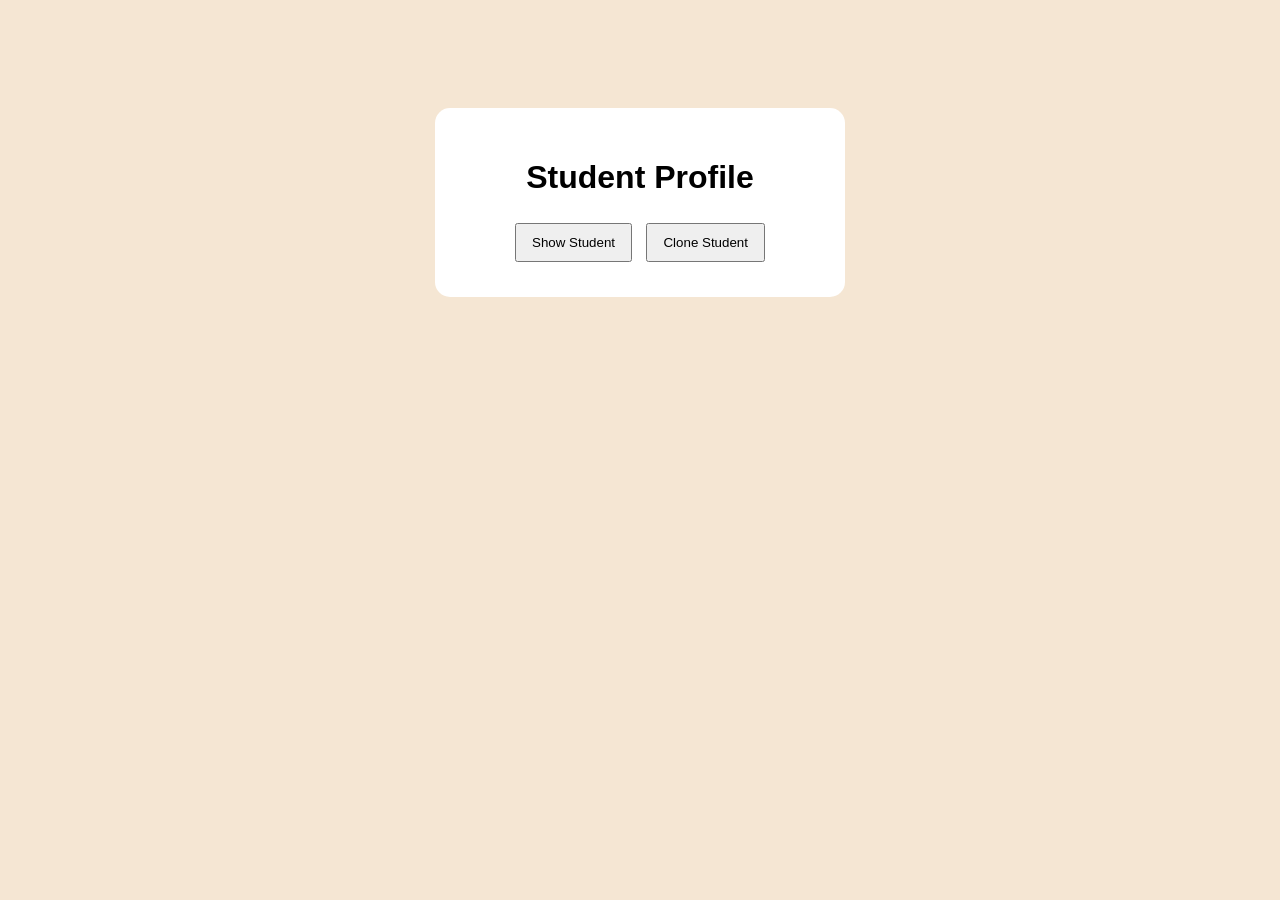
<file: index.html>
<!DOCTYPE html>
<html>
<head>
    <title>ES6 JavaScript Practice</title>
    <link rel="stylesheet" href="style.css">
</head>
<body>

    <div class="box">
        <h1>Student Profile</h1>

        <p id="studentInfo"></p>

        <button onclick="showStudent()">Show Student</button>
        <button onclick="cloneStudent()">Clone Student</button>
    </div>

    <script src="script.js"></script>
</body>
</html>
</file>
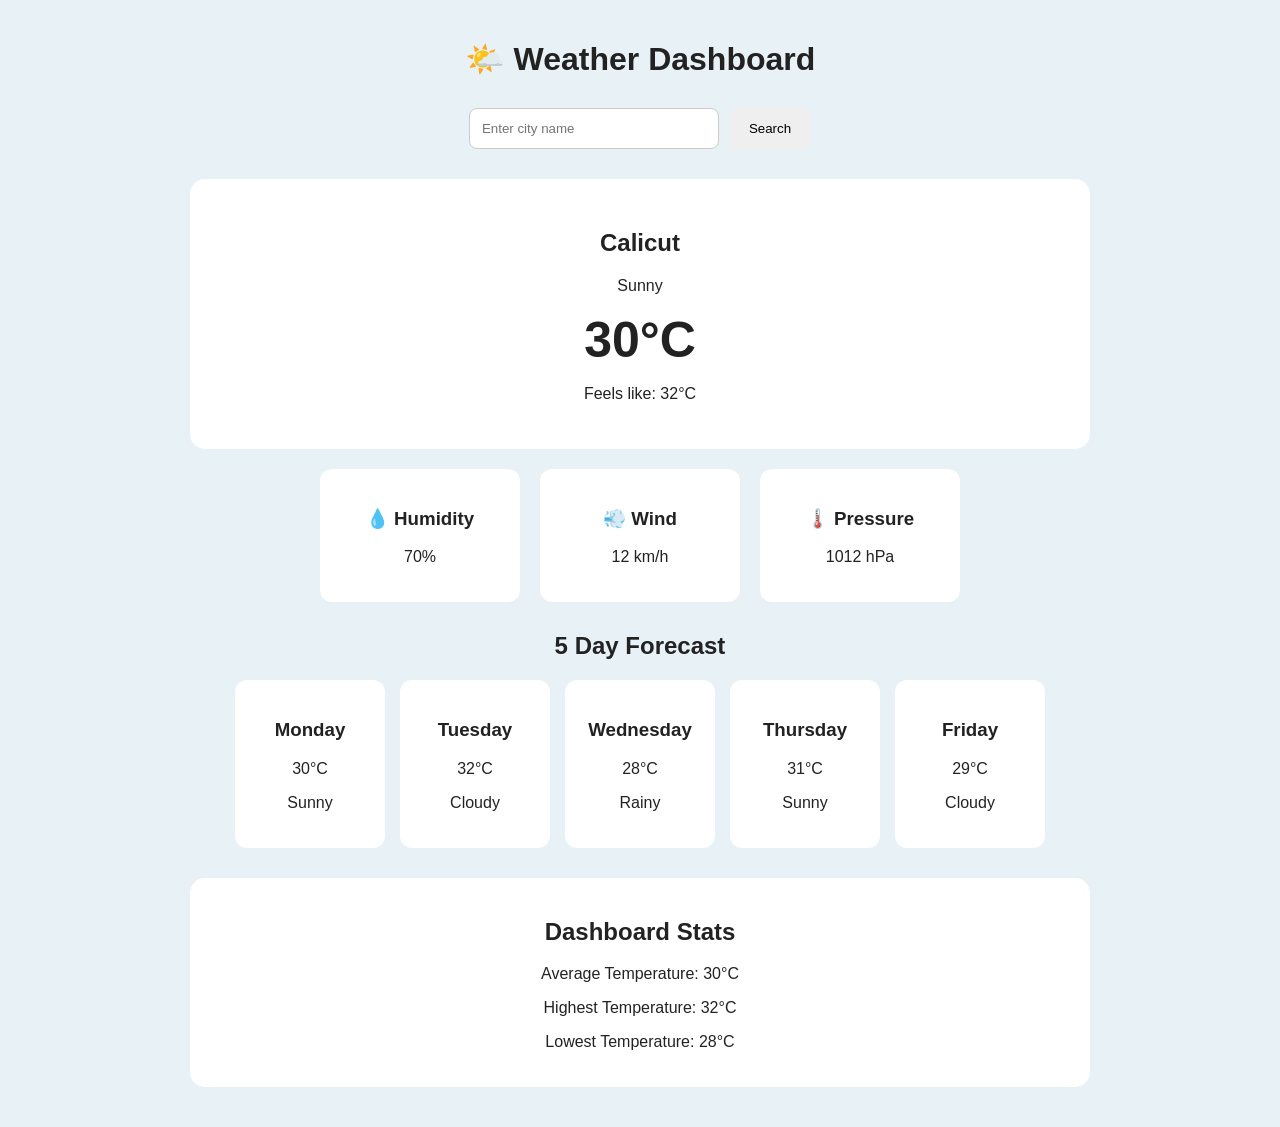
<file: index2.html>
<!DOCTYPE html>
<html lang="en">

<head>
    <meta charset="UTF-8">
    <meta name="viewport" content="width=device-width, initial-scale=1.0">

    <title>Weather Dashboard</title>

    <link rel="stylesheet" href="style2.css">
</head>

<body>

    <div class="container">

        <h1>🌤️ Weather Dashboard</h1>

        <!-- Search -->
        <div class="search-box">
            <input
                type="text"
                id="cityInput"
                placeholder="Enter city name"
            >

            <button id="searchBtn">Search</button>
        </div>


        <!-- Current Weather -->
        <div class="weather-card">

            <h2 id="cityName">Calicut</h2>

            <p id="description">Sunny</p>

            <div class="temperature">
                <span id="temperature">30</span>°C
            </div>

            <p>Feels like: <span id="feelsLike">32</span>°C</p>

        </div>


        <!-- Weather Details -->
        <div class="details">

            <div class="detail-card">
                <h3>💧 Humidity</h3>
                <p id="humidity">70%</p>
            </div>

            <div class="detail-card">
                <h3>💨 Wind</h3>
                <p id="wind">12 km/h</p>
            </div>

            <div class="detail-card">
                <h3>🌡️ Pressure</h3>
                <p id="pressure">1012 hPa</p>
            </div>

        </div>



        <h2>5 Day Forecast</h2>

        <div id="forecast" class="forecast"></div>


        <div class="stats">

            <h2>Dashboard Stats</h2>

            <p id="averageTemp"></p>

            <p id="highestTemp"></p>

            <p id="lowestTemp"></p>

        </div>

    </div>

    <script src="script2.js"></script>

</body>

</html>
</file>
<file: style.css>
body {
    font-family: Arial, sans-serif;
    background-color: #f5e6d3;
    text-align: center;
    padding-top: 100px;
}

.box {
    background-color: white;
    width: 350px;
    margin: auto;
    padding: 30px;
    border-radius: 15px;
}

button {
    padding: 10px 15px;
    margin: 5px;
    cursor: pointer;
}
button:hover{
    background-color: darkred;
    border-radius: 2px;
    padding: 10px;
  
}
</file>
<file: style2.css>
* {
    box-sizing: border-box;
}

body {
    margin: 0;
    font-family: Arial, sans-serif;
    background: #e8f1f5;
    color: #222;
}

.container {
    width: 90%;
    max-width: 900px;
    margin: 40px auto;
    text-align: center;
}

h1 {
    margin-bottom: 30px;
}



.search-box {
    display: flex;
    justify-content: center;
    gap: 10px;
    margin-bottom: 30px;
}

.search-box input {
    width: 250px;
    padding: 12px;
    border: 1px solid #ccc;
    border-radius: 8px;
}

button {
    padding: 12px 20px;
    border: none;
    border-radius: 8px;
    cursor: pointer;
}



.weather-card {
    background: white;
    padding: 30px;
    border-radius: 15px;
    margin-bottom: 20px;
}

.temperature {
    font-size: 50px;
    font-weight: bold;
}




.details {
    display: flex;
    justify-content: center;
    gap: 20px;
    margin-bottom: 30px;
}

.detail-card {
    background: white;
    padding: 20px;
    width: 200px;
    border-radius: 12px;
}


.forecast {
    display: flex;
    gap: 15px;
    justify-content: center;
    flex-wrap: wrap;
}

.forecast-card {
    background: white;
    padding: 20px;
    width: 150px;
    border-radius: 12px;
}



.stats {
    background: white;
    padding: 20px;
    margin-top: 30px;
    border-radius: 15px;
}


@media (max-width: 600px) {

    .details {
        flex-direction: column;
        align-items: center;
    }

    .search-box {
        flex-direction: column;
        align-items: center;
    }

    .search-box input {
        width: 100%;
    }

    button {
        width: 150px;
    }
}
</file>
